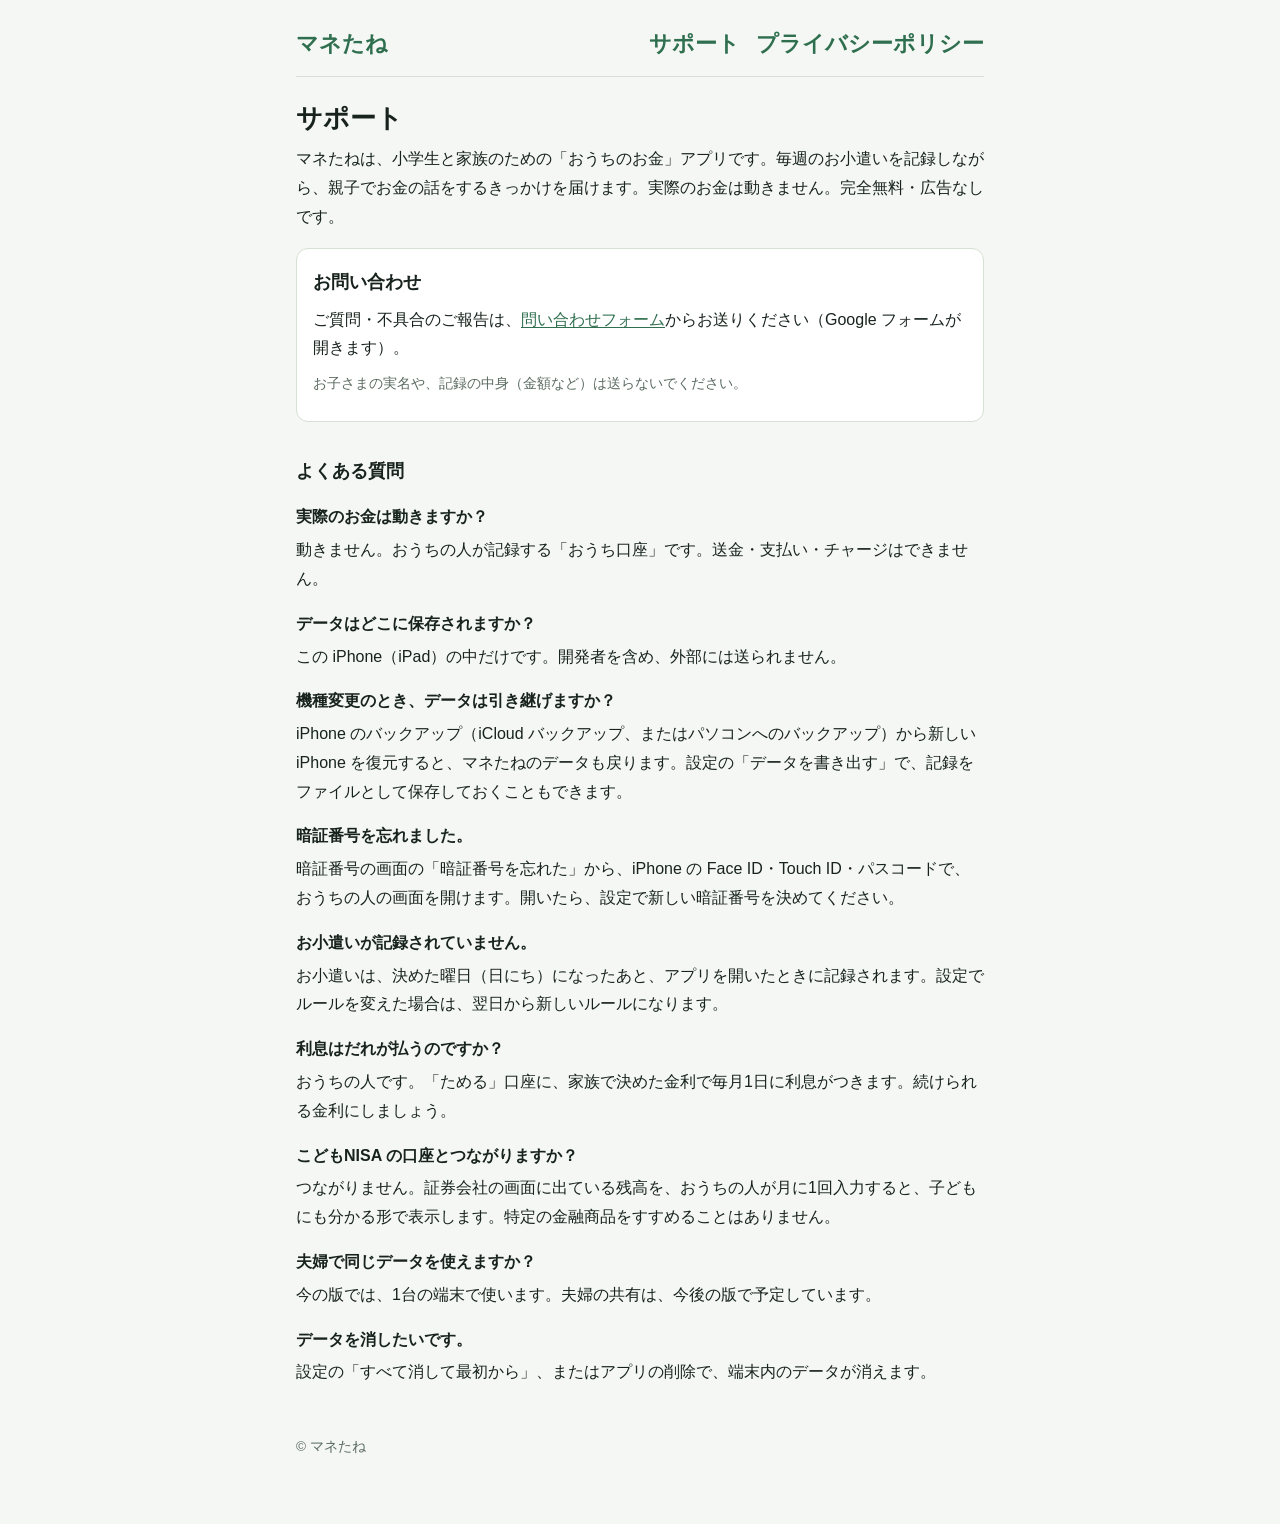
<file: index.html>
<!doctype html>
<html lang="ja">
<head>
<meta charset="utf-8">
<meta name="viewport" content="width=device-width, initial-scale=1, viewport-fit=cover">
<title>マネたね サポート</title>
<meta name="description" content="親子のお金の学習アプリ「マネたね」のサポートページ">
<link rel="stylesheet" href="style.css">
</head>
<body>
<main>
  <header><a href="index.html">マネたね</a><nav><a href="index.html">サポート</a><a href="privacy.html">プライバシーポリシー</a></nav></header>
  <h1>サポート</h1>
  <p>マネたねは、小学生と家族のための「おうちのお金」アプリです。毎週のお小遣いを記録しながら、親子でお金の話をするきっかけを届けます。実際のお金は動きません。完全無料・広告なしです。</p>

  <div class="card">
    <h2 style="margin-top:0">お問い合わせ</h2>
    <p>ご質問・不具合のご報告は、<a href="https://docs.google.com/forms/d/e/1FAIpQLSdF-xItgMDjzfVzy2RGuq46kMSlKPVbo0IzI9-jr2MZAFDewA/viewform" id="contact-form" target="_blank" rel="noopener">問い合わせフォーム</a>からお送りください（Google フォームが開きます）。</p>
    <p class="muted">お子さまの実名や、記録の中身（金額など）は送らないでください。</p>
  </div>

  <h2>よくある質問</h2>
  <dl>
    <dt>実際のお金は動きますか？</dt>
    <dd>動きません。おうちの人が記録する「おうち口座」です。送金・支払い・チャージはできません。</dd>

    <dt>データはどこに保存されますか？</dt>
    <dd>この iPhone（iPad）の中だけです。開発者を含め、外部には送られません。</dd>

    <dt>機種変更のとき、データは引き継げますか？</dt>
    <dd>iPhone のバックアップ（iCloud バックアップ、またはパソコンへのバックアップ）から新しい iPhone を復元すると、マネたねのデータも戻ります。設定の「データを書き出す」で、記録をファイルとして保存しておくこともできます。</dd>

    <dt>暗証番号を忘れました。</dt>
    <dd>暗証番号の画面の「暗証番号を忘れた」から、iPhone の Face ID・Touch ID・パスコードで、おうちの人の画面を開けます。開いたら、設定で新しい暗証番号を決めてください。</dd>

    <dt>お小遣いが記録されていません。</dt>
    <dd>お小遣いは、決めた曜日（日にち）になったあと、アプリを開いたときに記録されます。設定でルールを変えた場合は、翌日から新しいルールになります。</dd>

    <dt>利息はだれが払うのですか？</dt>
    <dd>おうちの人です。「ためる」口座に、家族で決めた金利で毎月1日に利息がつきます。続けられる金利にしましょう。</dd>

    <dt>こどもNISA の口座とつながりますか？</dt>
    <dd>つながりません。証券会社の画面に出ている残高を、おうちの人が月に1回入力すると、子どもにも分かる形で表示します。特定の金融商品をすすめることはありません。</dd>

    <dt>夫婦で同じデータを使えますか？</dt>
    <dd>今の版では、1台の端末で使います。夫婦の共有は、今後の版で予定しています。</dd>

    <dt>データを消したいです。</dt>
    <dd>設定の「すべて消して最初から」、またはアプリの削除で、端末内のデータが消えます。</dd>
  </dl>

  <footer>© マネたね</footer>
</main>
</body>
</html>
</file>
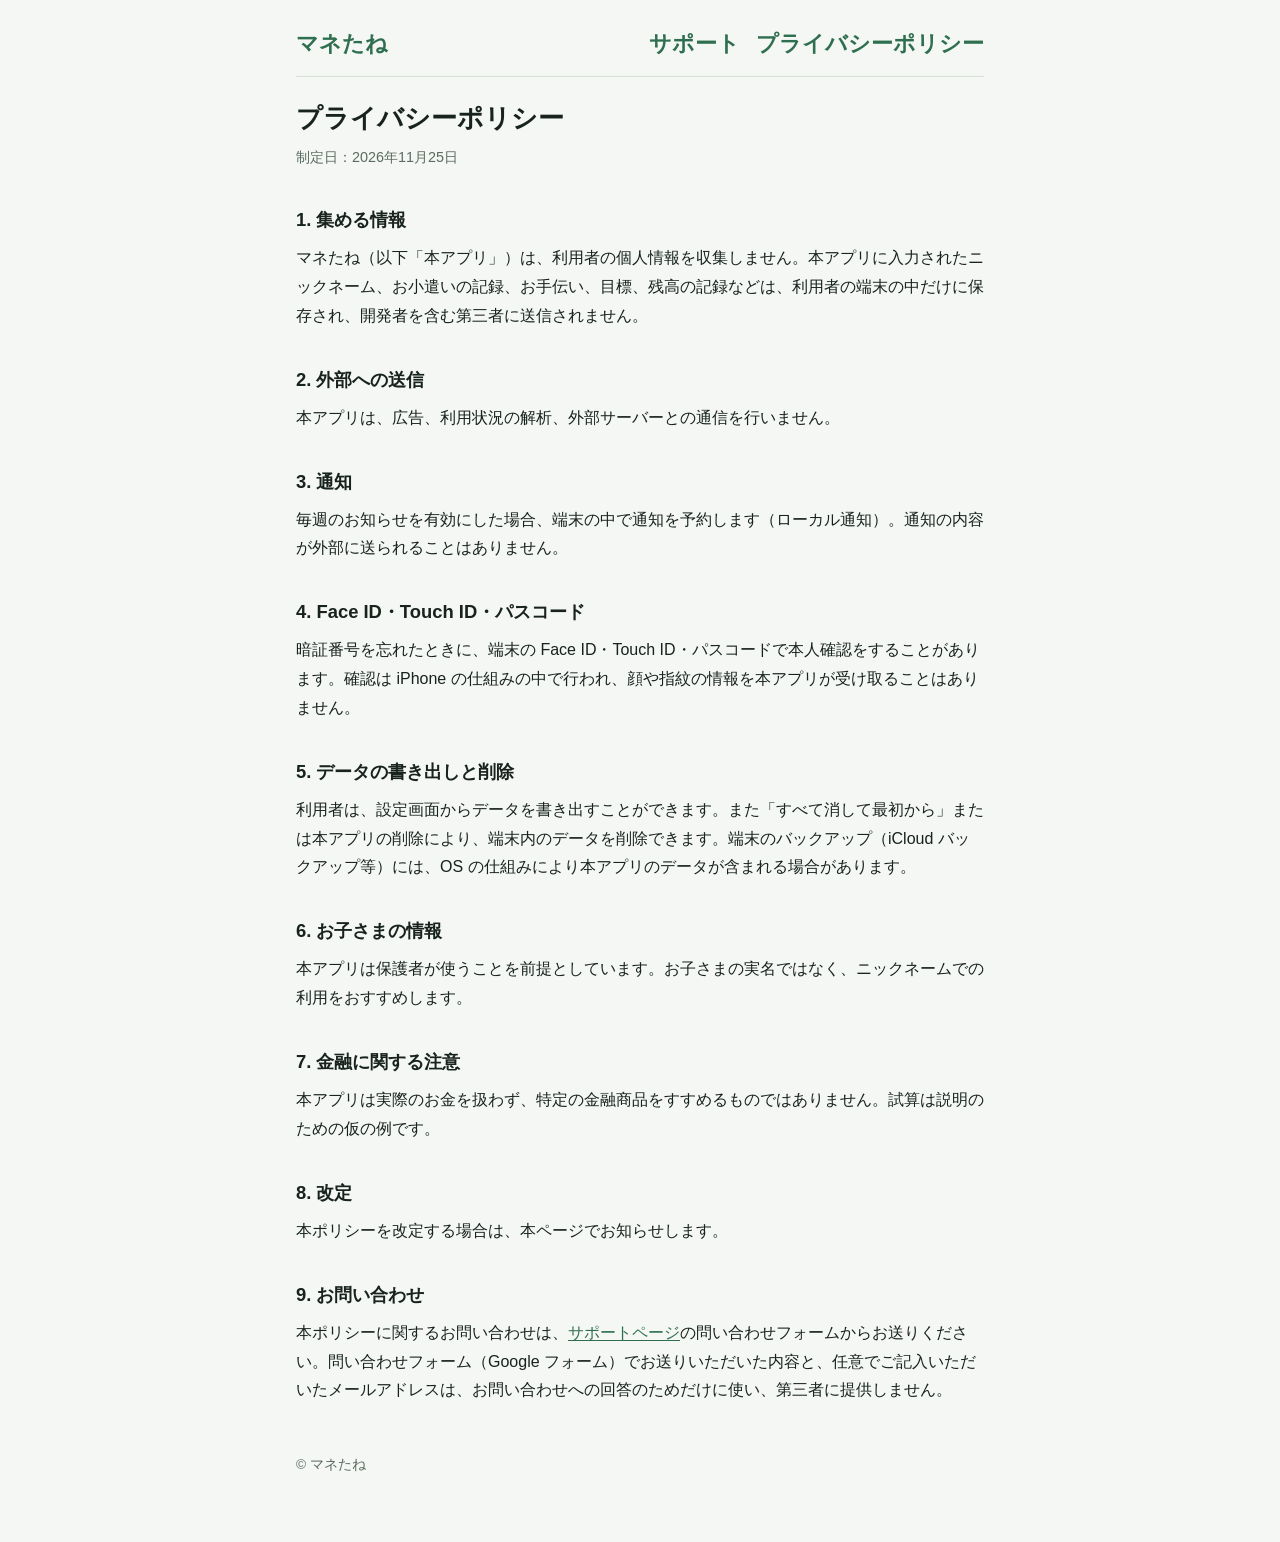
<file: privacy.html>
<!doctype html>
<html lang="ja">
<head>
<meta charset="utf-8">
<meta name="viewport" content="width=device-width, initial-scale=1, viewport-fit=cover">
<title>マネたね プライバシーポリシー</title>
<meta name="description" content="親子のお金の学習アプリ「マネたね」のプライバシーポリシー">
<link rel="stylesheet" href="style.css">
</head>
<body>
<main>
  <header><a href="index.html">マネたね</a><nav><a href="index.html">サポート</a><a href="privacy.html">プライバシーポリシー</a></nav></header>
  <h1>プライバシーポリシー</h1>
  <p class="muted">制定日：2026年11月25日</p>

  <h2>1. 集める情報</h2>
  <p>マネたね（以下「本アプリ」）は、利用者の個人情報を収集しません。本アプリに入力されたニックネーム、お小遣いの記録、お手伝い、目標、残高の記録などは、利用者の端末の中だけに保存され、開発者を含む第三者に送信されません。</p>

  <h2>2. 外部への送信</h2>
  <p>本アプリは、広告、利用状況の解析、外部サーバーとの通信を行いません。</p>

  <h2>3. 通知</h2>
  <p>毎週のお知らせを有効にした場合、端末の中で通知を予約します（ローカル通知）。通知の内容が外部に送られることはありません。</p>

  <h2>4. Face ID・Touch ID・パスコード</h2>
  <p>暗証番号を忘れたときに、端末の Face ID・Touch ID・パスコードで本人確認をすることがあります。確認は iPhone の仕組みの中で行われ、顔や指紋の情報を本アプリが受け取ることはありません。</p>

  <h2>5. データの書き出しと削除</h2>
  <p>利用者は、設定画面からデータを書き出すことができます。また「すべて消して最初から」または本アプリの削除により、端末内のデータを削除できます。端末のバックアップ（iCloud バックアップ等）には、OS の仕組みにより本アプリのデータが含まれる場合があります。</p>

  <h2>6. お子さまの情報</h2>
  <p>本アプリは保護者が使うことを前提としています。お子さまの実名ではなく、ニックネームでの利用をおすすめします。</p>

  <h2>7. 金融に関する注意</h2>
  <p>本アプリは実際のお金を扱わず、特定の金融商品をすすめるものではありません。試算は説明のための仮の例です。</p>

  <h2>8. 改定</h2>
  <p>本ポリシーを改定する場合は、本ページでお知らせします。</p>

  <h2>9. お問い合わせ</h2>
  <p>本ポリシーに関するお問い合わせは、<a href="index.html">サポートページ</a>の問い合わせフォームからお送りください。問い合わせフォーム（Google フォーム）でお送りいただいた内容と、任意でご記入いただいたメールアドレスは、お問い合わせへの回答のためだけに使い、第三者に提供しません。</p>

  <footer>© マネたね</footer>
</main>
</body>
</html>
</file>
<file: style.css>
/* マネたね 公開用ページ（サポート・プライバシーポリシー）。外部の読み込みなし。 */
:root { --bg: #f4f7f3; --surface: #ffffff; --fg: #18231d; --muted: #5b6b61; --line: #d6e0d4; --accent: #2f6f4f; }
@media (prefers-color-scheme: dark) {
  :root { --bg: #0f1612; --surface: #18221c; --fg: #e7efe9; --muted: #9db0a4; --line: #2d3d34; --accent: #7cc39a; }
}
* { box-sizing: border-box; }
body { margin: 0; background: var(--bg); color: var(--fg); font-family: "Hiragino Sans", "Noto Sans JP", "Yu Gothic", sans-serif; line-height: 1.8; }
main { max-width: 720px; margin: 0 auto; padding: 24px max(16px, env(safe-area-inset-left)) 64px; }
header { display: flex; align-items: baseline; justify-content: space-between; gap: 12px; flex-wrap: wrap; border-bottom: 1px solid var(--line); padding-bottom: 12px; margin-bottom: 24px; }
header a { color: var(--fg); text-decoration: none; font-weight: 700; font-size: 1.4rem; }
nav { display: flex; gap: 16px; font-size: 0.95rem; }
nav a { color: var(--accent); }
main a { color: var(--accent); text-underline-offset: 2px; }  /* 本文のリンク（ダークモードで既定の青が読みにくかった） */
h1 { font-size: 1.6rem; line-height: 1.4; margin: 0 0 8px; }
h2 { font-size: 1.15rem; margin: 32px 0 8px; }
p, li { margin: 0 0 8px; }
.muted { color: var(--muted); font-size: 0.9rem; }
.card { background: var(--surface); border: 1px solid var(--line); border-radius: 12px; padding: 16px; margin: 16px 0; }
dt { font-weight: 700; margin-top: 16px; }
dd { margin: 4px 0 0; }
code { background: var(--line); padding: 1px 6px; border-radius: 4px; }
footer { margin-top: 48px; font-size: 0.85rem; color: var(--muted); }
</file>
